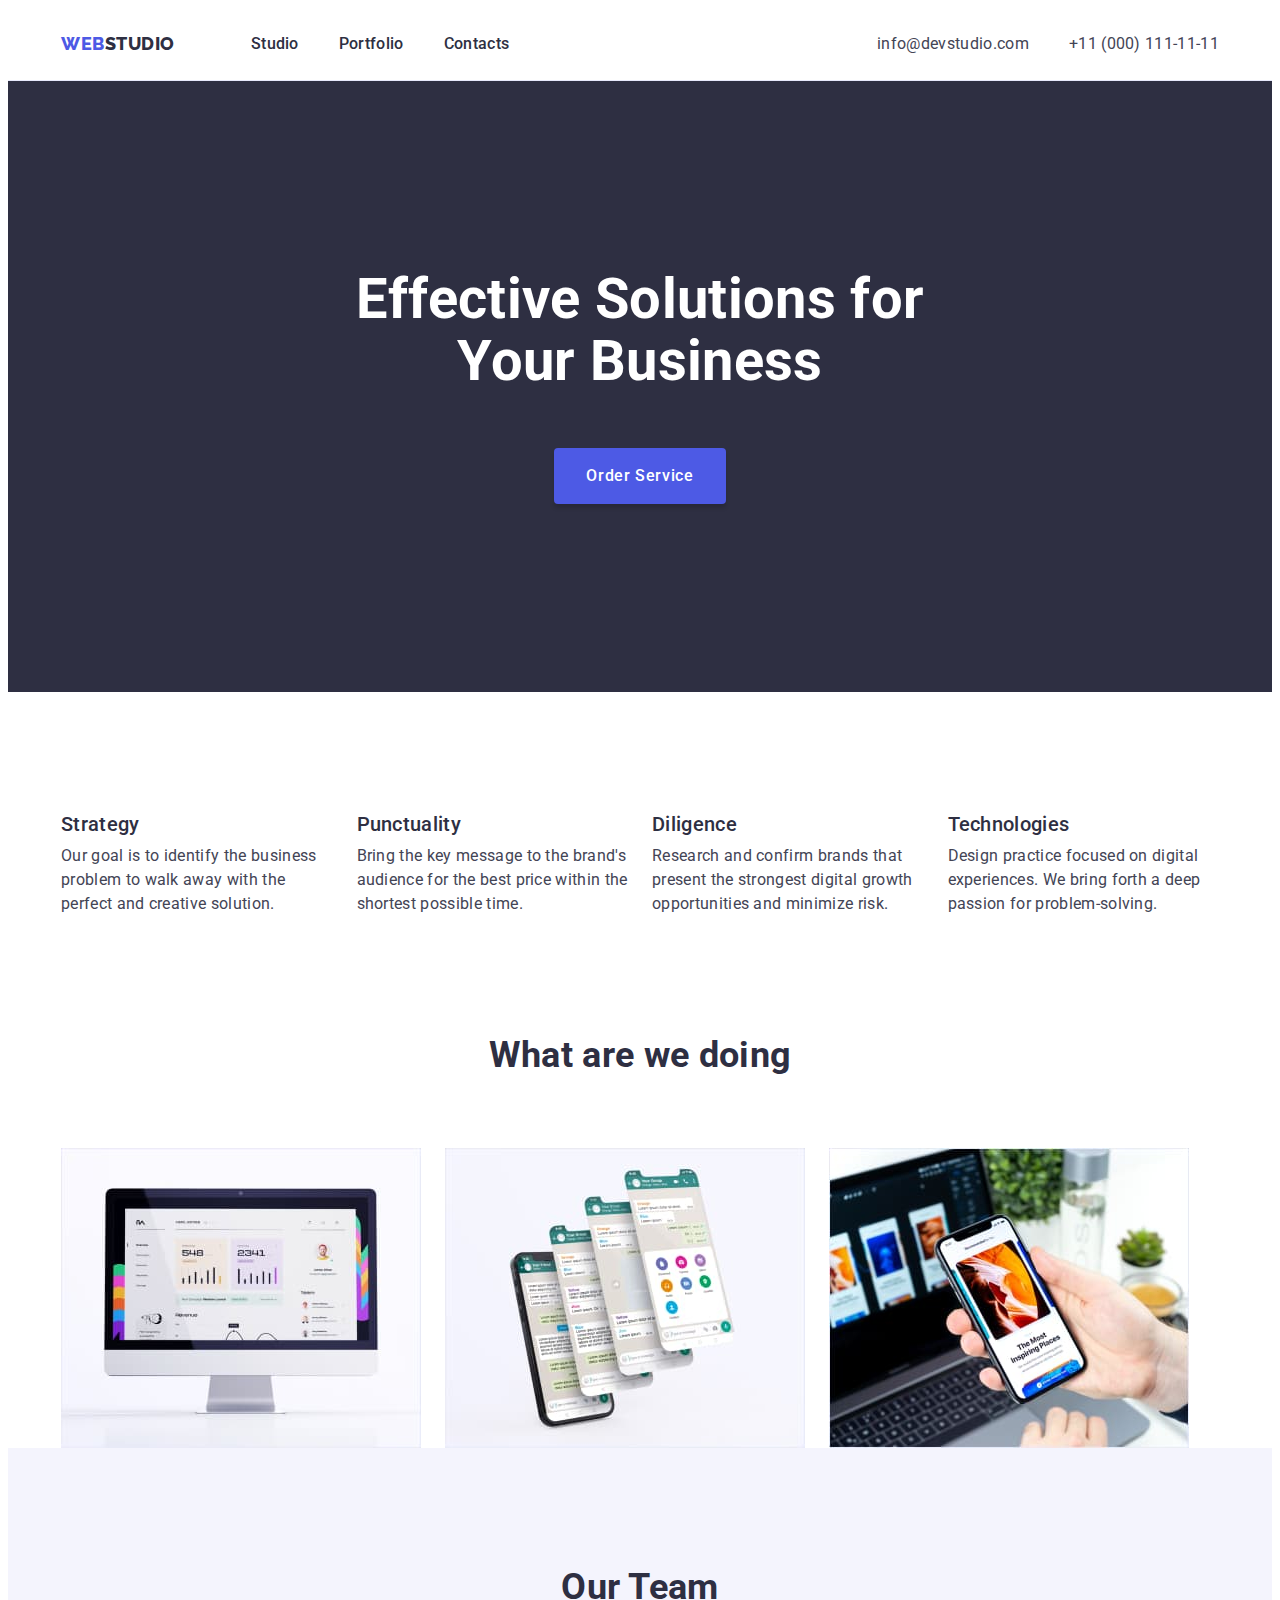
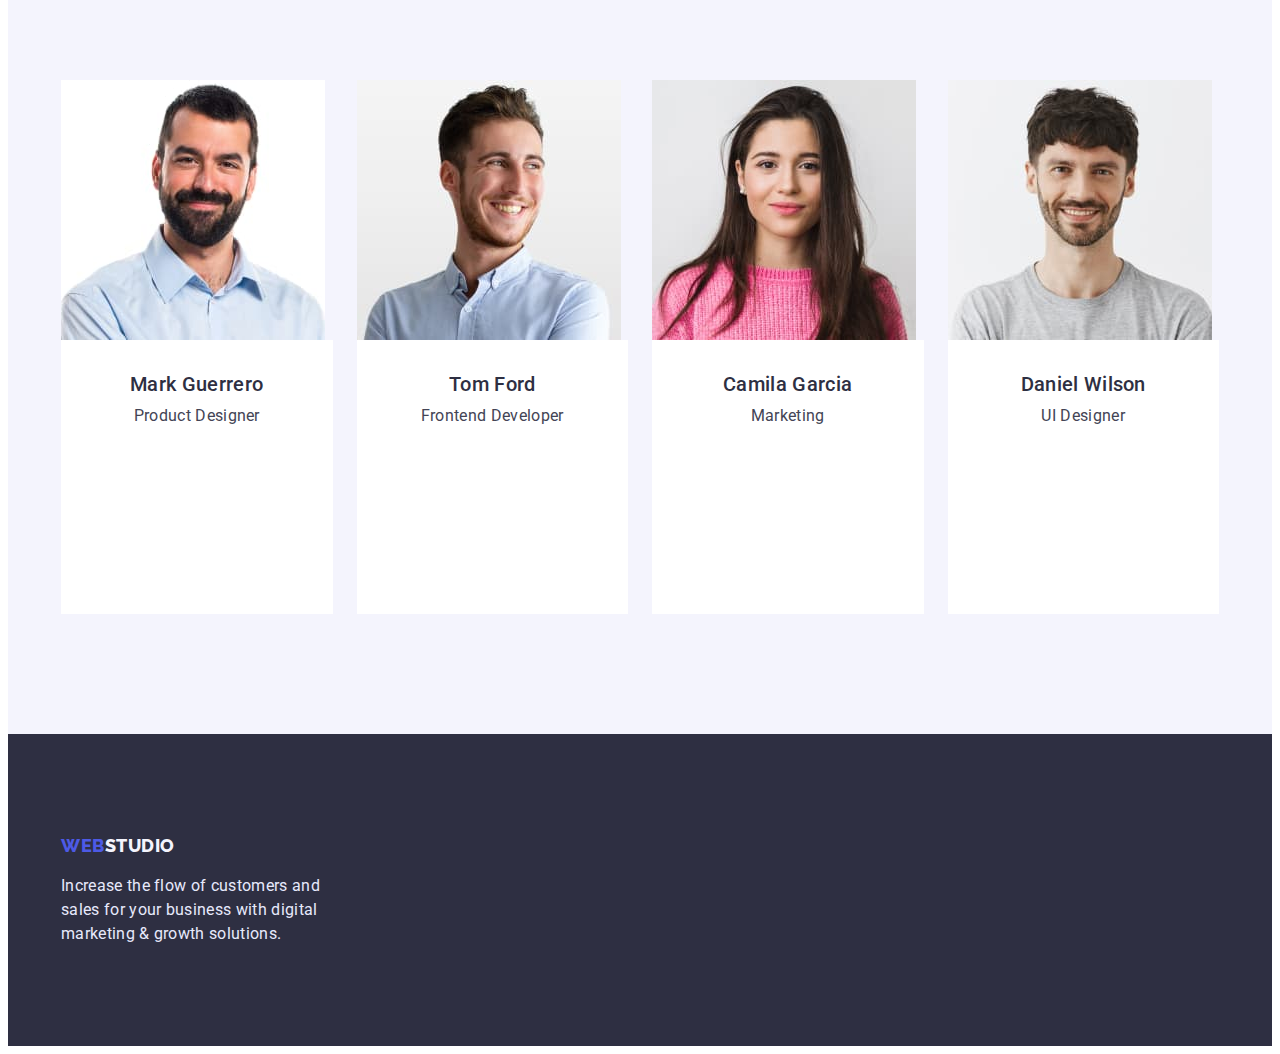
<file: index.html>
<!DOCTYPE html>
<html lang="en">
	<head>
		<meta charset="UTF-8" />
		<meta http-equiv="X-UA-Compatible" content="IE=edge" />
		<meta name="viewport" content="width=device-width, initial-scale=1.0" />
		<link rel="preconnect" href="https://fonts.googleapis.com" />
		<link rel="preconnect" href="https://fonts.gstatic.com" crossorigin />
		<link
			href="https://fonts.googleapis.com/css2?family=Raleway:wght@800&family=Roboto:wght@400;500;700&display=swap"
			rel="stylesheet"
		/>
		<link
			rel="stylesheet"
			href="https://cdnjs.cloudflare.com/ajax/libs/modern-normalize/1.1.0/modern-normalize.min.css"
			integrity="sha512-wpPYUAdjBVSE4KJnH1VR1HeZfpl1ub8YT/NKx4PuQ5NmX2tKuGu6U/JRp5y+Y8XG2tV+wKQpNHVUX03MfMFn9Q=="
			crossorigin="anonymous"
			referrerpolicy="no-referrer"
		/>
		<link rel="stylesheet" href="./css/styles.css" />
	</head>
	<title>WebStudio</title>

	<body>
		<header class="header-nav">
			<div class="container page-hader-container">
				<nav class="page-nav">
					<a href="./index.html" class="first-logo link"
						>WEB<span class="second-logo">STUDIO</span></a
					>

					<ul class="site-nav list">
						<li class="nav-item"><a href="./portfolio.html" class="site-nav link">Studio</a></li>
						<li class="nav-item"><a href="./portfolio.html" class="site-nav link">Portfolio</a></li>
						<li class="nav-item"><a href="./portfolio.html" class="site-nav link">Contacts</a></li>
					</ul>
				</nav>
				<address class="address-content">
					<ul class="nav-address list">
						<li
							><a href="mailto:info@devstudio.com" class="header-mail link"
								>info@devstudio.com</a
							></li
						>
						<li><a href="tel:+110001111111" class="header-tel link">+11 (000) 111-11-11</a></li>
					</ul>
				</address>
			</div>
		</header>
		<main>
			<!-- Hero -->
			<section class="hero">
				<div class="container">
					<h1 class="hero-title">Effective Solutions for Your Business </h1>
					<button type="button" class="hero-but">Order Service</button>
				</div>
			</section>
			<!-- Expirienc -->
			<section class="expirienc-section">
				<div class="container">
					<h2 class="visually-hidden">Advantages</h2>
					<ul class="expirienc-text list">
						<li class="section-primery">
							<h3 class="section-titl">Strategy</h3>
							<p class="section-text"
								>Our goal is to identify the business problem to walk away with the perfect and
								creative solution.
							</p>
						</li>
						<li class="section-primery">
							<h3 class="section-titl">Punctuality</h3>
							<p class="section-text"
								>Bring the key message to the brand's audience for the best price within the
								shortest possible time.</p
							>
						</li>
						<li class="section-primery">
							<h3 class="section-titl">Diligence</h3>
							<p class="section-text"
								>Research and confirm brands that present the strongest digital growth opportunities
								and minimize risk.</p
							>
						</li>
						<li class="section-primery">
							<h3 class="section-titl">Technologies</h3>
							<p class="section-text"
								>Design practice focused on digital experiences. We bring forth a deep passion for
								problem-solving.</p
							>
						</li>
					</ul>
				</div>
			</section>
			<!-- About -->
			<section class="about-content">
				<div class="container">
					<h2 class="section-about">What are we doing</h2>
					<ul class="primery-about list">
						<li class="secondary-about"
							><img src="./images/imac.jpg" alt="statistics" width="360"
						/></li>
						<li class="secondary-about"
							><img src="./images/phon.jpg" alt="addition" width="360"
						/></li>
						<li class="secondary-about"
							><img src="./images/place.jpg" alt="phone in hand" width="360"
						/></li>
					</ul>
				</div>
			</section>
			<!-- TEAM -->
			<section class="section-fon">
				<div class="container">
					<h2 class="section-about team-title">Our Team</h2>
					<ul class="primery-team list">
						<li class="section-team">
							<img src="./images/sekciya/mark.jpg" alt="portrait-man" width="264" />
							<div class="team-content">
								<h3 class="section-titl">Mark Guerrero</h3>
								<p class="section-text">Product Designer</p>
								<svg>
									<use></use>
								</svg>
							</div>
						</li>
						<li class="section-team">
							<img src="./images/sekciya/tomm.jpg" alt="portrait-man" width="264" />
							<div class="team-content">
								<h3 class="section-titl">Tom Ford</h3>
								<p class="section-text">Frontend Developer</p>
								<svg>
									<use></use>
								</svg>
							</div>
						</li>
						<li class="section-team">
							<img src="./images/sekciya/camila.jpg" alt="portrait-girl" width="264" />
							<div class="team-content">
								<h3 class="section-titl">Camila Garcia</h3>
								<p class="section-text">Marketing</p>
								<svg>
									<use href=""></use>
								</svg>
							</div>
						</li>
						<li class="section-team">
							<img src="./images/sekciya/daniel.jpg" alt="portrait-man" width="264" />
							<div class="team-content">
								<h3 class="section-titl">Daniel Wilson</h3>
								<p class="section-text">UI Designer</p>
								<svg>
									<use></use>
								</svg>
							</div>
						</li>
					</ul>
				</div>
			</section>
		</main>
		<footer class="footer-fon">
			<div class="footer-primery container">
				<a href="./index.html" class="first-logo link"
					>WEB<span class="footer-logo">STUDIO</span></a
				>
				<p class="footer-text"
					>Increase the flow of customers and sales for your business with digital marketing &
					growth solutions.</p
				>
			</div>
		</footer>
	</body>
</html>
</file>
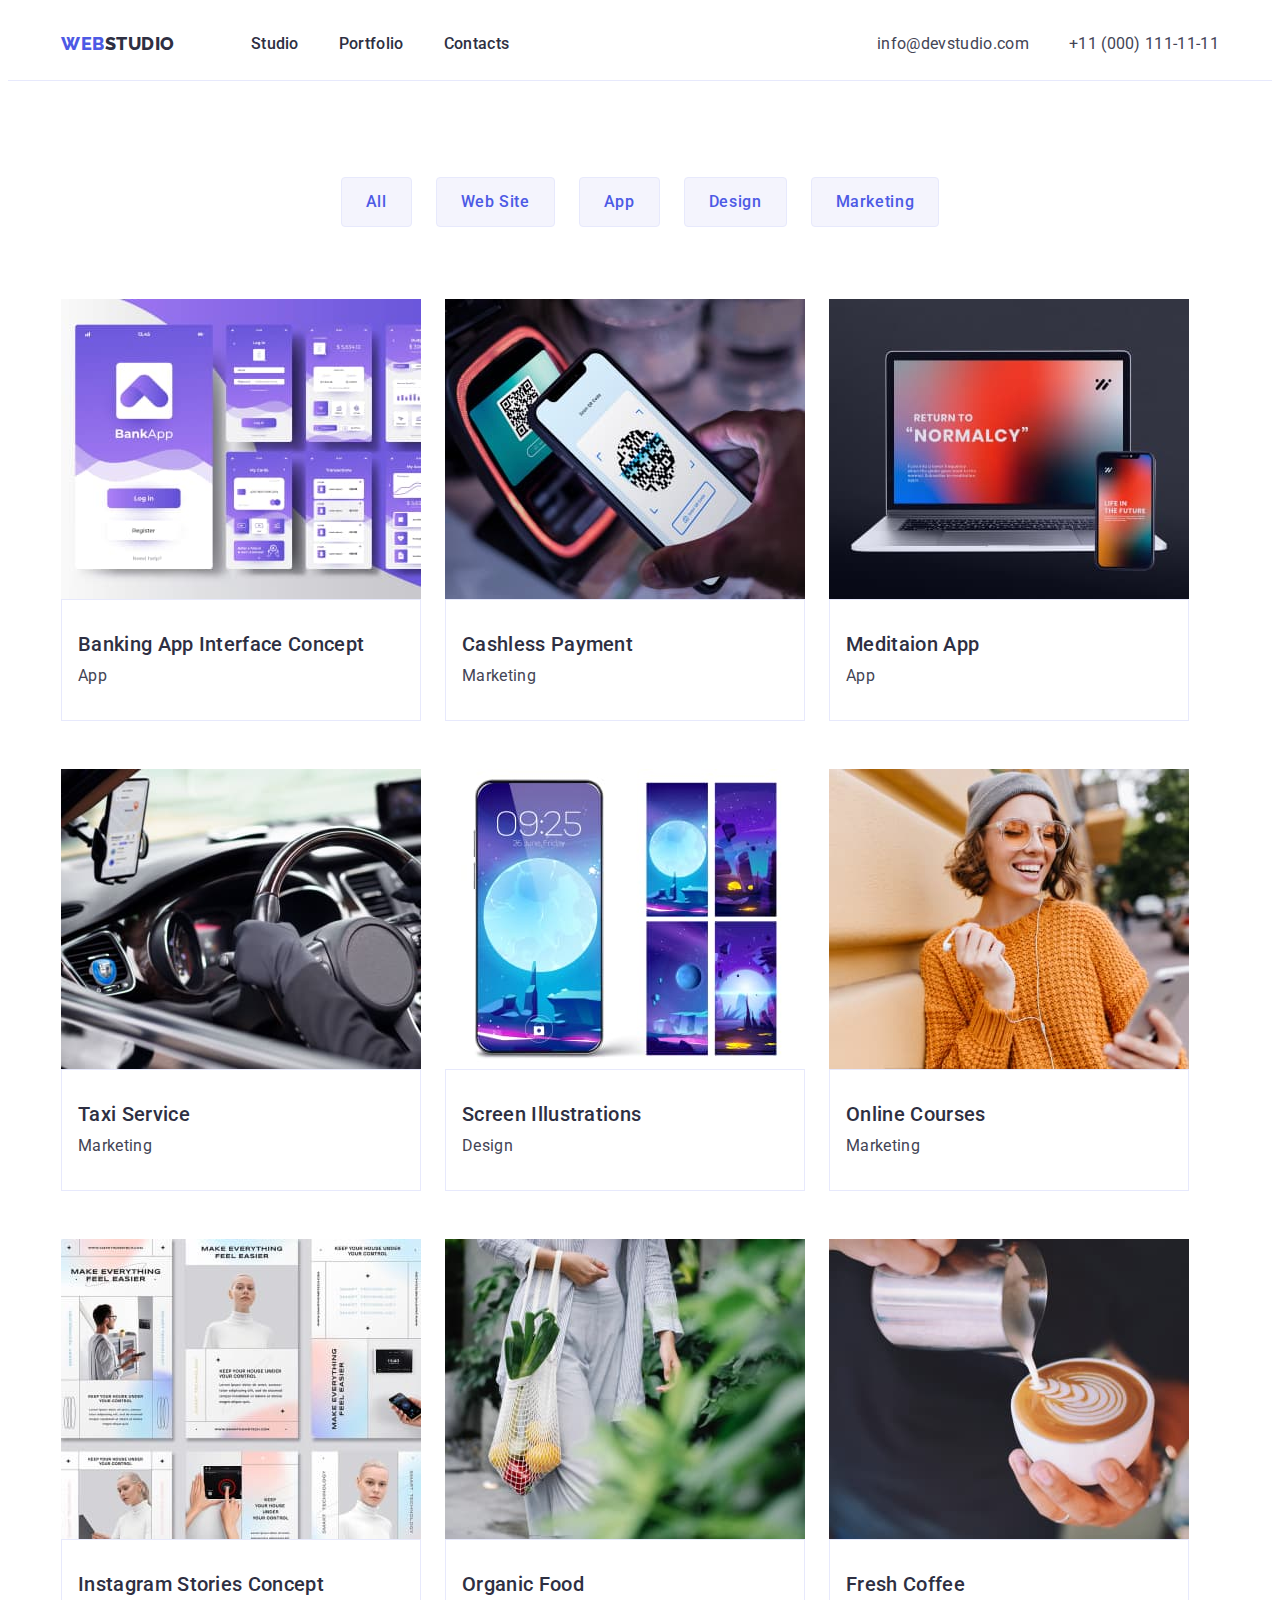
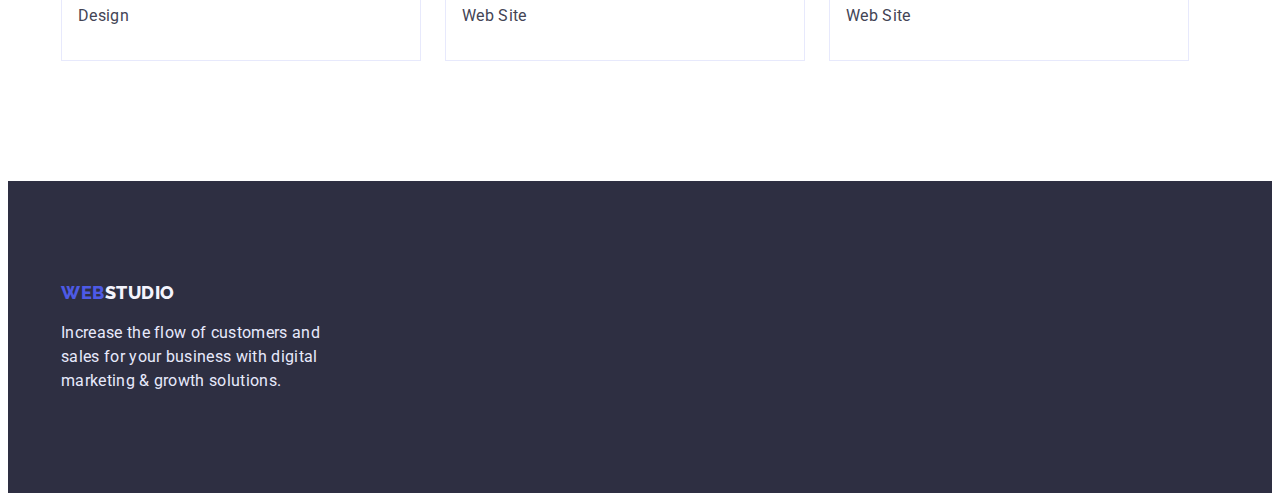
<file: portfolio.html>
<!DOCTYPE html>
<html lang="en">
	<head>
		<meta charset="UTF-8" />
		<meta http-equiv="X-UA-Compatible" content="IE=edge" />
		<meta name="viewport" content="width=device-width, initial-scale=1.0" />

		<link rel="preconnect" href="https://fonts.googleapis.com" />
		<link rel="preconnect" href="https://fonts.gstatic.com" crossorigin />
		<link
			href="https://fonts.googleapis.com/css2?family=Raleway:wght@800&family=Roboto:wght@400;500;700&display=swap"
			rel="stylesheet"
		/>
		<link
			rel="stylesheet"
			href="https://cdnjs.cloudflare.com/ajax/libs/modern-normalize/1.1.0/modern-normalize.min.css"
			integrity="sha512-wpPYUAdjBVSE4KJnH1VR1HeZfpl1ub8YT/NKx4PuQ5NmX2tKuGu6U/JRp5y+Y8XG2tV+wKQpNHVUX03MfMFn9Q=="
			crossorigin="anonymous"
			referrerpolicy="no-referrer"
		/>
		<link rel="stylesheet" href="./css/styles.css" />

		<title>Document</title>
	</head>
	<body>
		<header class="header-nav">
			<div class="container page-hader-container">
				<nav class="page-nav">
					<a href="./index.html" class="first-logo link"
						>WEB<span class="second-logo">STUDIO</span></a
					>

					<ul class="site-nav list">
						<li class="nav-item"><a href="./portfolio.html" class="site-nav link">Studio</a></li>
						<li class="nav-item"><a href="./portfolio.html" class="site-nav link">Portfolio</a></li>
						<li class="nav-item"><a href="./portfolio.html" class="site-nav link">Contacts</a></li>
					</ul>
				</nav>
				<address class="address-content">
					<ul class="nav-address list">
						<li
							><a href="mailto:info@devstudio.com" class="header-mail link"
								>info@devstudio.com</a
							></li
						>
						<li><a href="tel:+110001111111" class="header-tel link">+11 (000) 111-11-11</a></li>
					</ul>
				</address>
			</div>
		</header>
		<main>
			<!--  -->
			<section class="portfolio-section">
				<div class="container">
					<h1 class="visually-hidden">Portfolio</h1>
					<ul class="portfolio list">
						<li class="portfolio-but"
							><button type="button" class="portfolio-button">All</button></li
						>
						<li class="portfolio-but"
							><button type="button" class="portfolio-button">Web Site</button></li
						>
						<li class="portfolio-but"
							><button type="button" class="portfolio-button">App</button></li
						>
						<li class="portfolio-but"
							><button type="button" class="portfolio-button">Design</button></li
						>
						<li class="portfolio-but"
							><button type="button" class="portfolio-button">Marketing</button></li
						>
					</ul>
				</div>
				<div class="container">
					<ul class="galery-content list">
						<li class="galery-item"
							><img src="./images/project-1.jpg" alt="Project Card " width="360" height="300" />
							<div class="galery-fon">
								<h2 class="portfolio-titl">Banking App Interface Concept</h2>
								<p class="portfolio-text">App</p>
							</div>
						</li>
						<li class="galery-item"
							><img src="./images/project-2.jpg" alt="Project Card " width="360" height="300" />
							<div class="galery-fon">
								<h2 class="portfolio-titl">Cashless Payment</h2>
								<p class="portfolio-text">Marketing</p>
							</div>
						</li>
						<li class="galery-item"
							><img src="./images/project-3.jpg" alt="Project Card " width="360" height="300" />
							<div class="galery-fon">
								<h2 class="portfolio-titl">Meditaion App</h2>
								<p class="portfolio-text">App</p>
							</div>
						</li>
						<li class="galery-item"
							><img src="./images/project-4.jpg" alt="Project Card " width="360" height="300" />
							<div class="galery-fon">
								<h2 class="portfolio-titl">Taxi Service</h2>
								<p class="portfolio-text">Marketing</p>
							</div>
						</li>
						<li class="galery-item"
							><img src="./images/project-5.jpg" alt="Project Card " width="360" height="300" />
							<div class="galery-fon">
								<h2 class="portfolio-titl">Screen Illustrations</h2>
								<p class="portfolio-text">Design</p>
							</div>
						</li>
						<li class="galery-item"
							><img src="./images/project-6.jpg" alt="Project Card " width="360" height="300" />
							<div class="galery-fon">
								<h2 class="portfolio-titl">Online Courses</h2>
								<p class="portfolio-text">Marketing</p>
							</div>
						</li>
						<li class="galery-item"
							><img src="./images/project-7.jpg" alt="Project Card " width="360" height="300" />
							<div class="galery-fon">
								<h2 class="portfolio-titl">Instagram Stories Concept</h2>
								<p class="portfolio-text">Design</p>
							</div>
						</li>
						<li class="galery-item"
							><img src="./images/project-8.jpg" alt="Project Card " width="360" height="300" />
							<div class="galery-fon">
								<h2 class="portfolio-titl">Organic Food</h2>
								<p class="portfolio-text">Web Site</p>
							</div>
						</li>
						<li class="galery-item"
							><img src="./images/project-9.jpg" alt="Project Card " width="360" height="300" />
							<div class="galery-fon">
								<h2 class="portfolio-titl">Fresh Coffee</h2>
								<p class="portfolio-text">Web Site</p>
							</div>
						</li>
					</ul>
				</div>
			</section>
		</main>
		<footer class="footer-fon">
			<div class="footer-primery container">
				<a href="./index.html" class="first-logo link"
					>WEB<span class="footer-logo">STUDIO</span></a
				>
				<p class="footer-text"
					>Increase the flow of customers and sales for your business with digital marketing &
					growth solutions.</p
				>
			</div>
		</footer>
	</body>
</html>
</file>
<file: css/styles.css>
:root {
	--brend-color: #2e2f42;
	--brend-second: #4d5ae5;
	--color-paragraf: #434455;
	--color-button: #4d5ae5;
	--button-background: #f4f4fd;
	--important-background: #2e2f42;
	--footer-text-color: #e7e9fc;
	--primery-title-color: #ffffff;
	--section-fon-color: #f4f4fd;
	--footer-logo-color: #f4f4fd;
}
body {
	font-family: "Roboto", sans-serif;
	letter-spacing: 0.02em;
}
.visually-hidden {
	position: absolute;
	width: 1px;
	height: 1px;
	margin: -1px;
	border: 0;
	padding: 0;
	white-space: nowrap;
	clip-path: inset(100%);
	clip: rect(0 0 0 0);
	overflow: hidden;
}
h1,
h2,
h3,
h4,
p {
	margin-top: 0;
	margin-bottom: 0;
}
ul {
	margin-top: 0;
	margin-bottom: 0;
	padding-left: 0;
}
img {
	display: block;
}

.list {
	list-style: none;
	margin: 0;
	padding: 0;
}
.link {
	text-decoration: none;
}
/* Header */
.first-logo {
	margin-right: 76px;
	font-family: "Raleway", sans-serif;
	font-size: 18px;
	font-weight: 800;
	line-height: 1.33;
	letter-spacing: 0.03em;
	color: var(--brend-second);
}
.second-logo {
	font-family: "Raleway", sans-serif;
	font-weight: 800;
	font-size: 18px;
	line-height: 1.33;
	letter-spacing: 0.03em;
	color: var(--brend-color);
}
.container {
	margin-left: auto;
	margin-right: auto;
	width: 1158px;
	padding-left: 15px;
	padding-right: 15px;
}
.header-nav {
	box-sizing: border-box;
	border-bottom: 1px solid #e7e9fc;
	padding-top: 24px;
	padding-bottom: 24px;
}

.page-hader-container {
	display: flex;
	align-items: center;
}
.page-nav {
	display: flex;
	align-items: center;
}
.nav-item:not(:last-child) {
	margin-right: 40px;
}

.site-nav {
	display: flex;

	font-weight: 500;
	font-size: 16px;
	line-height: 1.5;
	color: var(--brend-color);
}
.address-content {
	margin-left: auto;
}

.nav-address {
	display: flex;
}
.header-mail {
	font-size: 16px;
	line-height: 1.5;
	color: var(--color-paragraf);
	font-style: normal;
	margin-left: auto;
	margin-right: 40px;
}
.header-tel {
	font-size: 16px;
	line-height: 1.5;
	color: var(--color-paragraf);
	font-style: normal;
}
.header-nav .link:hover,
.header-nav .link:focus {
	color: #404bbf;
}
/* Hero section */
.hero {
	background: var(--important-background);
	text-align: center;
	padding-top: 188px;
	padding-bottom: 188px;
}

.hero-title {
	width: 597px;
	margin-left: auto;
	margin-right: auto;

	margin-top: 0;
	margin-bottom: 56px;
	font-weight: 700;
	font-size: 56px;
	line-height: 1.1;
	color: var(--primery-title-color);
}

.hero-but {
	border: none;
	margin-top: 0;
	margin-bottom: 0;
	min-width: 169px;
	padding: 16px 32px;

	font-family: "Roboto", sans-serif;
	font-weight: 500;
	font-size: 16px;
	line-height: 1.5;
	letter-spacing: 0.04em;
	color: #ffffff;
	background: #4d5ae5;
	border-radius: 4px;
	box-shadow: 0px 4px 4px rgba(0, 0, 0, 0.15);
}
.hero-but:hover,
.hero-but:focus {
	color: #ffffff;
	background: #404bbf;
}

/* Expirienc */
.expirienc-section {
	padding-top: 120px;
	padding-bottom: 120px;
}
.expirienc-text {
	display: flex;
	gap: 24px;
}
.section-primery {
	width: calc((100% - 72px) / 4);
}
.section-titl {
	margin-bottom: 8px;

	font-weight: 500;
	font-size: 20px;
	line-height: 1.2;
	color: var(--brend-color);
}
.section-text {
	font-size: 16px;
	line-height: 1.5;
	color: var(--color-paragraf);
}

/* About */
.about-content {
	padding-top: 0;
}
.section-about {
	margin-bottom: 72px;

	text-align: center;
	font-weight: 700;
	font-size: 36px;
	line-height: 1.11;
	color: var(--brend-color);
}
.team-title {
}
.primery-about {
	display: flex;
	gap: 24px;
}
.secondary-about: {
	width: calc((100% - 48px) / 3);
}
/* team */
.section-fon {
	background: var(--section-fon-color);
	padding-top: 120px;
	padding-bottom: 120px;
}
.primery-team {
	display: flex;
	gap: 24px;
}

.section-team {
	width: calc((100% - 72px) / 4);
}
.team-content {
	text-align: center;

	padding: 32px 16px;
	background: #ffffff;
}
/* footer */
.footer-fon {
	background: var(--important-background);
	padding-top: 100px;
	padding-bottom: 100px;
}
.footer-text {
	margin-top: 16px;
	width: 264px;
	font-size: 16px;
	line-height: 1.5;
	color: var(--footer-text-color);
}
.footer-logo {
	font-weight: 800;
	font-size: 18px;
	line-height: 1.12;
	letter-spacing: 0.03em;
	color: var(--footer-logo-color);
}
.footer-primery {
}
/* Portfolio */
.portfolio-section {
	padding-top: 96px;
	padding-bottom: 120px;
}
.galery-content {
	display: flex;
	flex-wrap: wrap;

	gap: 48px 24px;
}
.galery-item {
	width: calc((100% - 48px) - 3);
}
.galery-fon {
	padding: 32px 16px 32px 16px;
	border: 1px solid #e7e9fc;
}

.portfolio-titl {
	margin-bottom: 8px;

	font-weight: 500;
	font-size: 20px;
	line-height: 1.2;
	color: var(--brend-color);
}
.portfolio-text {
	font-size: 16px;
	line-height: 1.5;
	color: var(--color-paragraf);
}
.portfolio {
	display: flex;
	justify-content: center;
	margin-bottom: 72px;
}
/* portfolio-button */

.portfolio-but:not(:last-child) {
	margin-right: 24px;
}
.portfolio-button {
	border: 1px solid #e7e9fc;
	border-radius: 4px;
	padding: 12px 24px;

	font-family: inherit;
	font-weight: 500;
	font-size: 16px;
	line-height: 1.5;
	letter-spacing: 0.04em;
	color: var(--color-button);
	background-color: var(--button-background);
}
.portfolio-button:hover,
.portfolio-button:focus {
	color: #ffffff;
	background: #404bbf;
}
</file>
